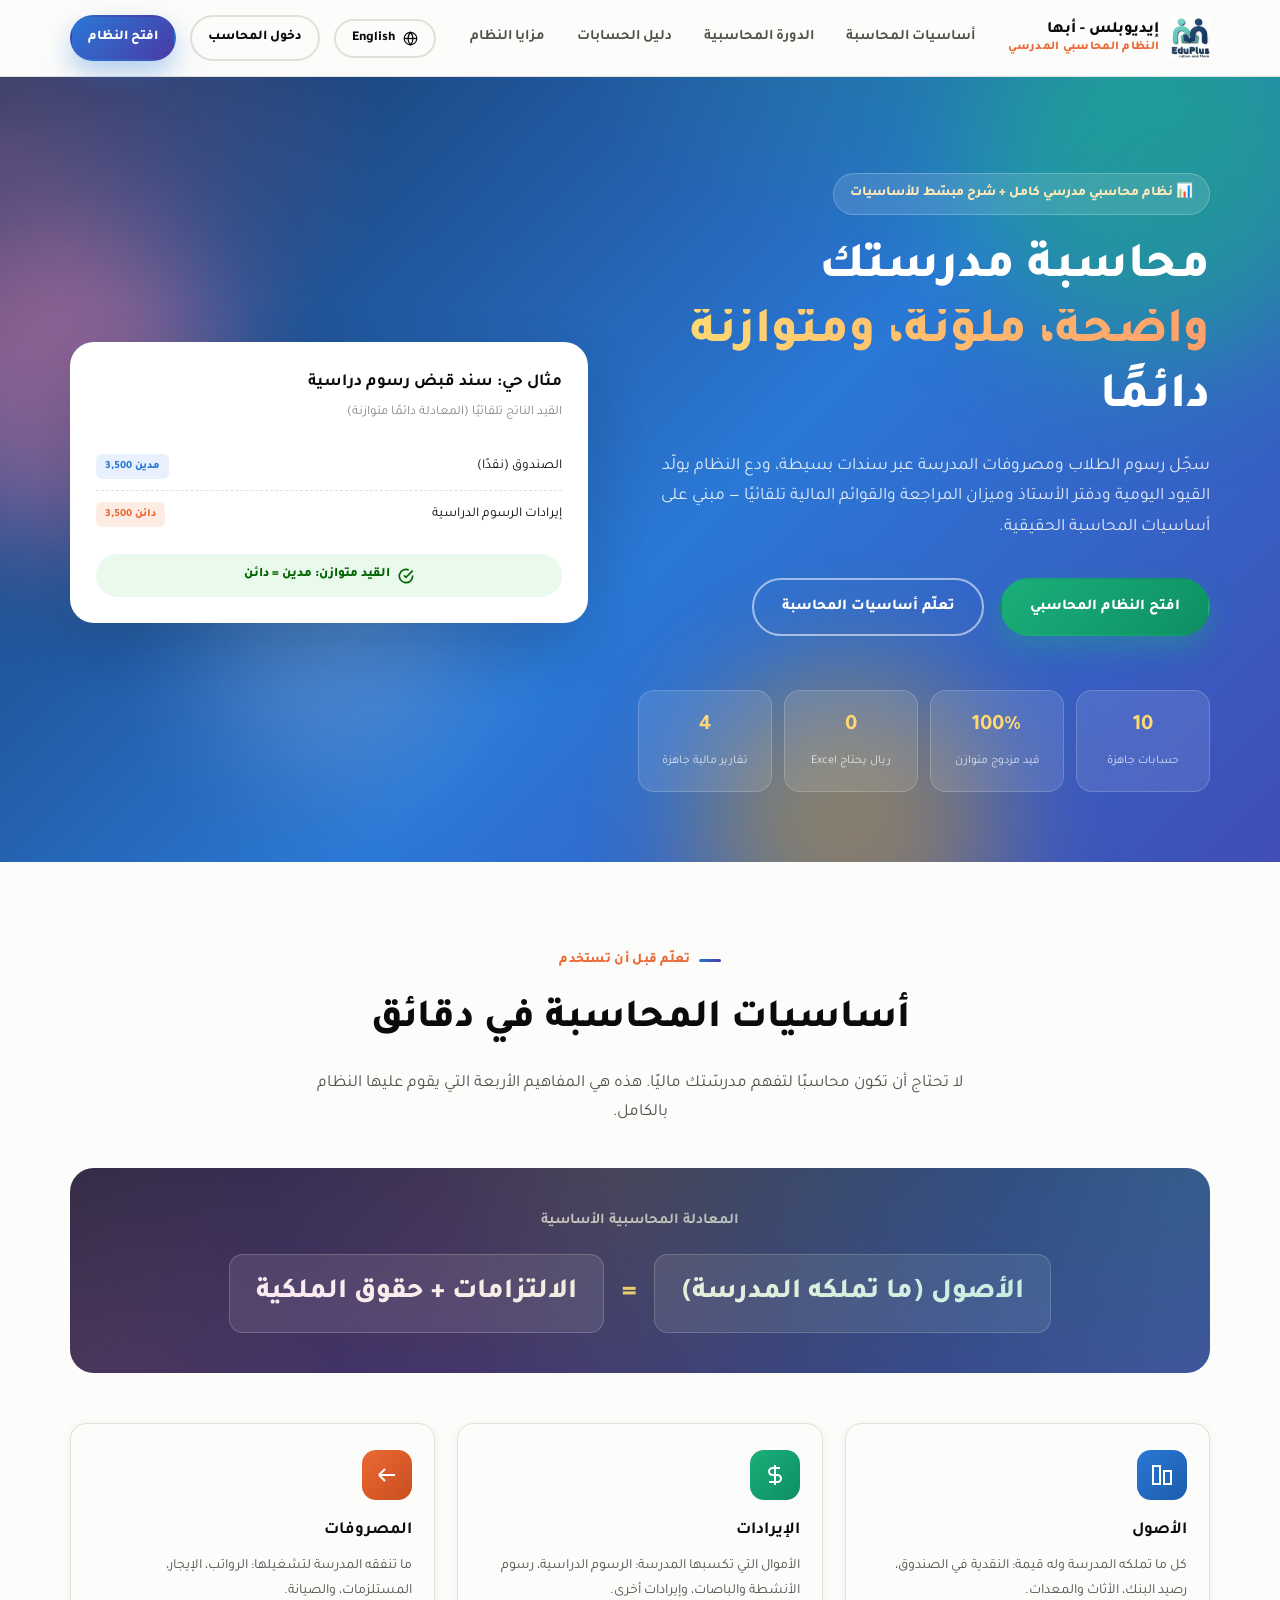
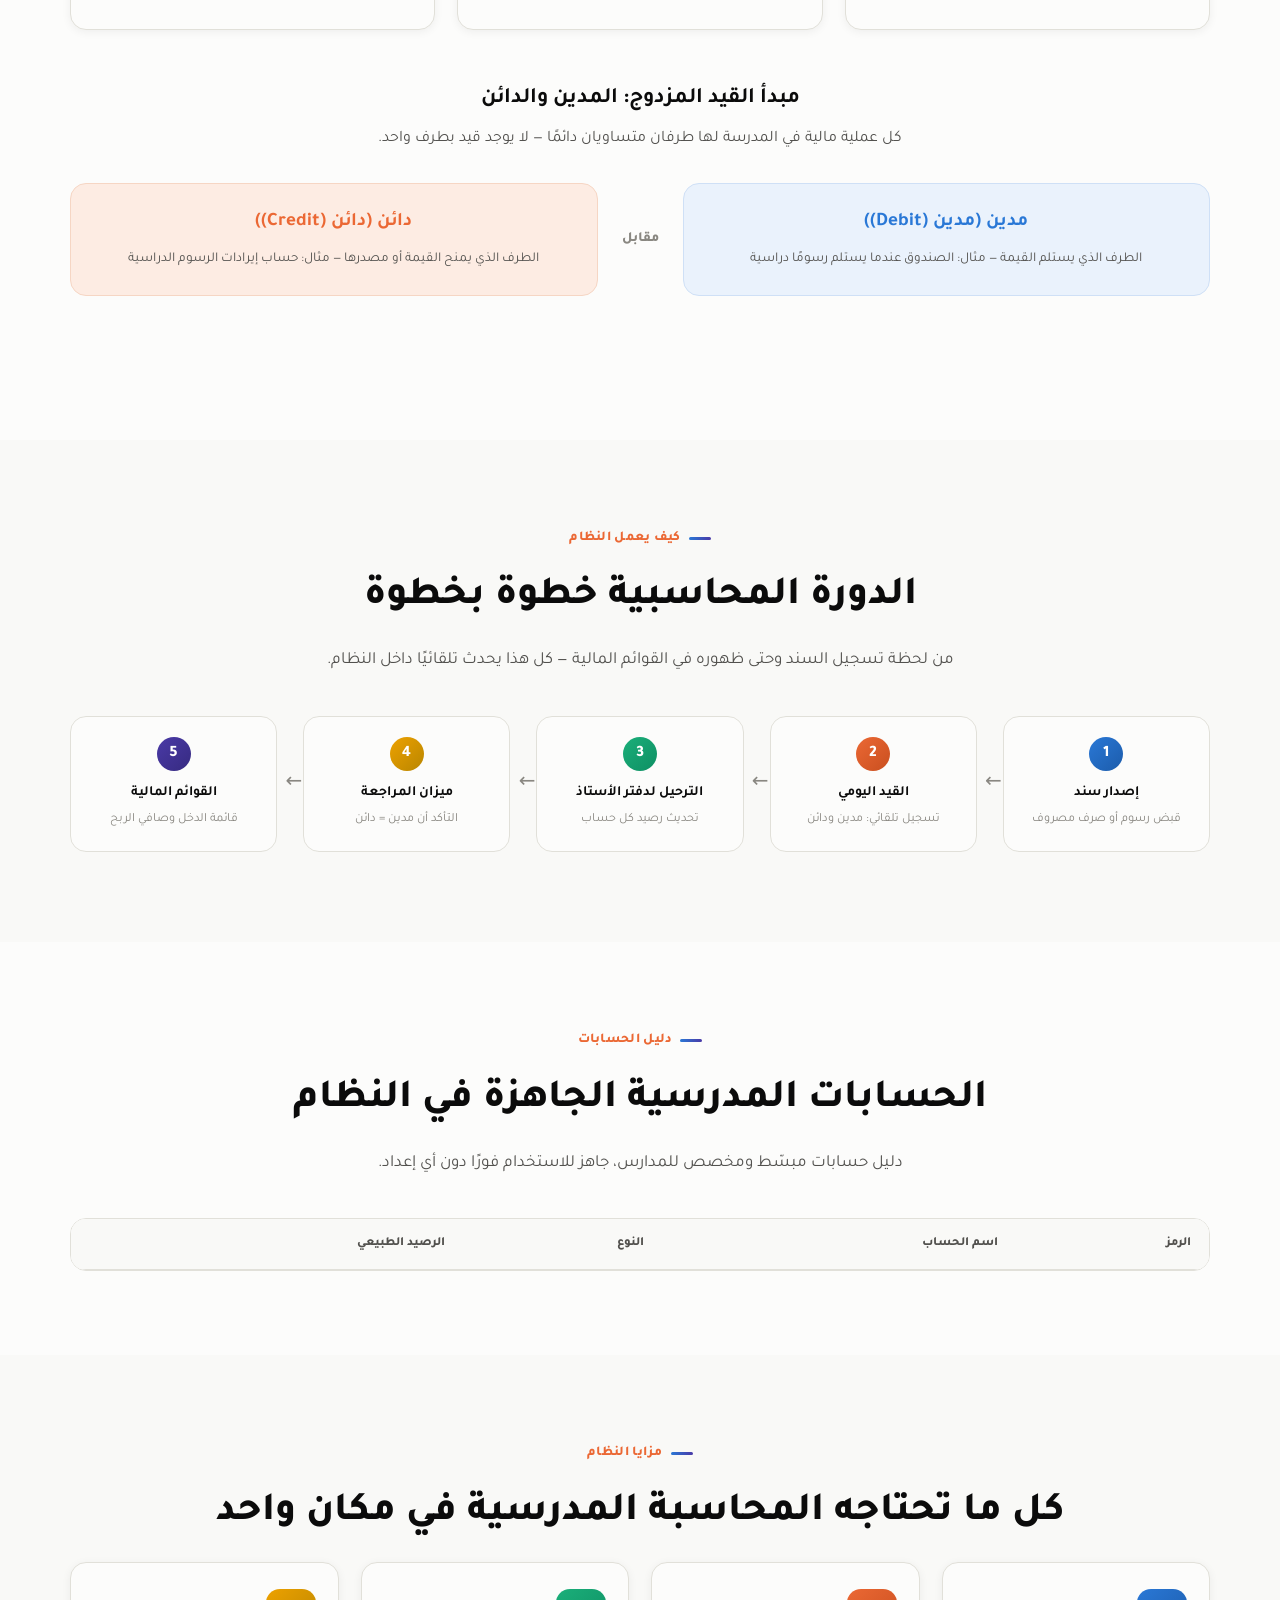
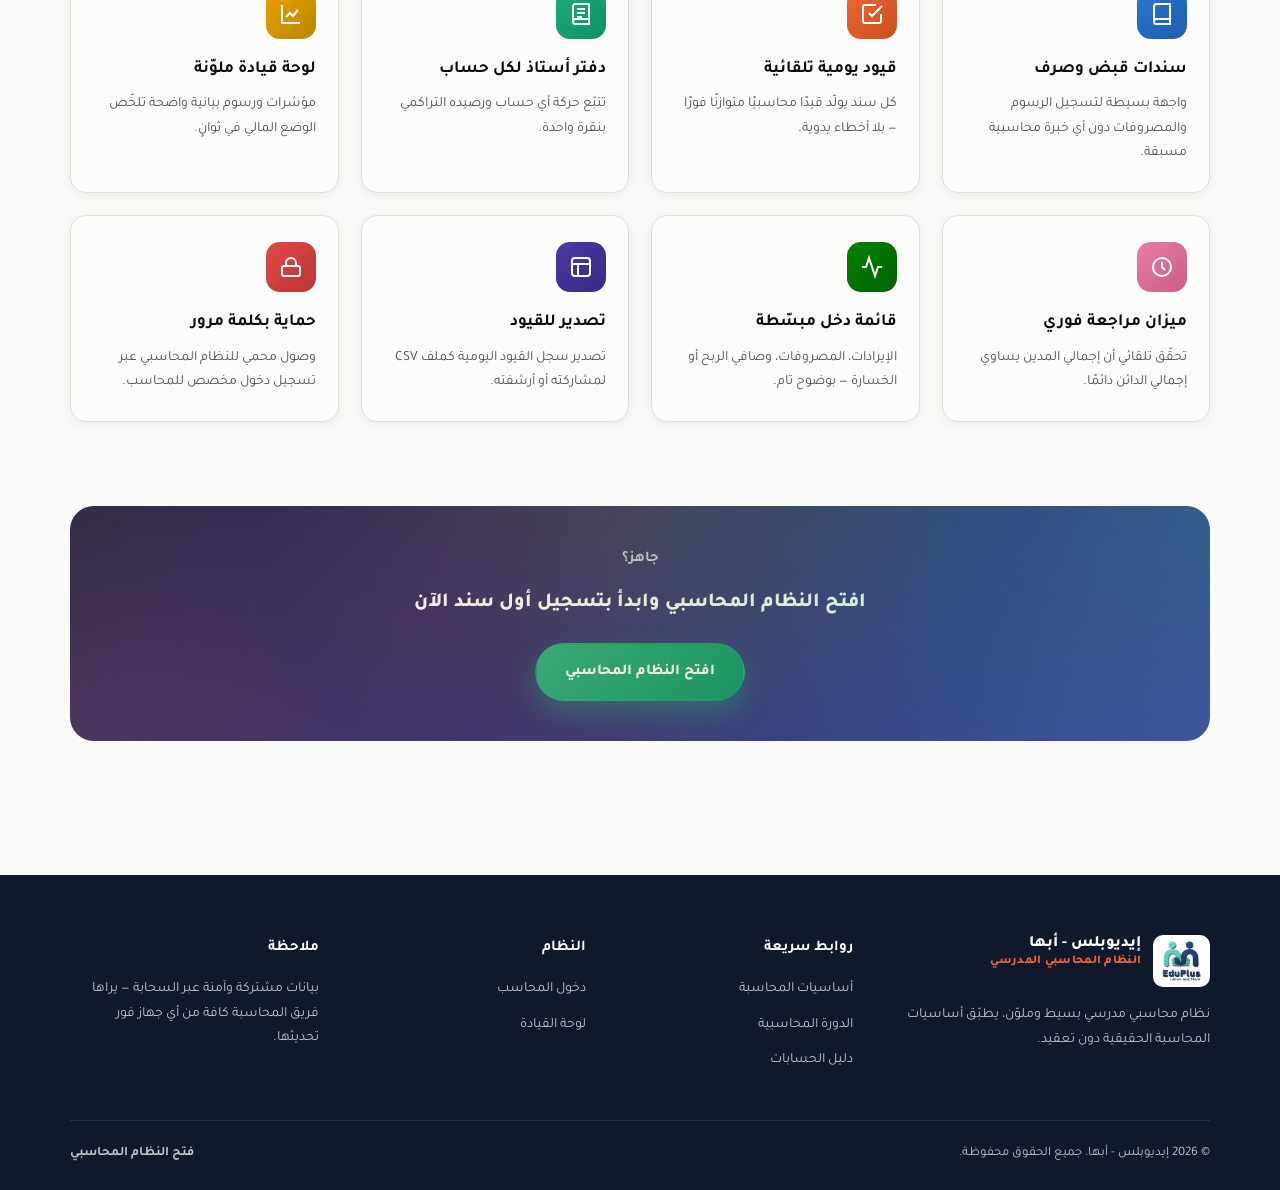
<file: index.html>
<!DOCTYPE html>
<html lang="ar" dir="rtl">
<head>
<meta charset="UTF-8" />
<meta name="viewport" content="width=device-width, initial-scale=1.0" />
<title>النظام المحاسبي المدرسي | إيديوبلس - أبها</title>
<meta name="description" content="نظام محاسبي مدرسي متكامل: سندات قبض وصرف، قيود يومية تلقائية، دفتر أستاذ، ميزان مراجعة، وقوائم مالية — مع شرح مبسّط لأساسيات المحاسبة." />
<link rel="icon" type="image/png" href="img/favicon.png" />
<link rel="preconnect" href="https://fonts.googleapis.com">
<link href="https://fonts.googleapis.com/css2?family=Tajawal:wght@400;500;700;800;900&display=swap" rel="stylesheet">
<link rel="stylesheet" href="css/styles.css" />
</head>
<body>
<a href="#main" class="skip-link">تخطي إلى المحتوى</a>

<!-- ===================== الهيدر ===================== -->
<header class="site-header">
  <div class="container header-row">
    <a href="#top" class="brand" aria-label="الصفحة الرئيسية">
      <img class="brand-logo" src="img/logo.jpg" alt="EduPlus — إيديوبلس أبها" />
      <span class="brand-text">
        <span class="brand-name">إيديوبلس - أبها</span>
        <span class="brand-sub">النظام المحاسبي المدرسي</span>
      </span>
    </a>

    <nav class="nav-desktop">
      <a href="#basics">أساسيات المحاسبة</a>
      <a href="#cycle">الدورة المحاسبية</a>
      <a href="#accounts">دليل الحسابات</a>
      <a href="#features">مزايا النظام</a>
    </nav>

    <div class="header-actions">
      <button type="button" class="btn btn-ghost btn-sm lang-switch-btn" data-lang-toggle aria-label="Switch language">
        <svg viewBox="0 0 24 24" width="15" height="15" fill="none" stroke="currentColor" stroke-width="2"><circle cx="12" cy="12" r="10"/><line x1="2" y1="12" x2="22" y2="12"/><path d="M12 2a15.3 15.3 0 0 1 4 10 15.3 15.3 0 0 1-4 10 15.3 15.3 0 0 1-4-10 15.3 15.3 0 0 1 4-10z"/></svg>
        <span data-lang-toggle-label>English</span>
      </button>
      <a href="app/" class="btn btn-ghost btn-sm">دخول المحاسب</a>
      <a href="app/" class="btn btn-primary btn-sm">افتح النظام</a>
      <button class="nav-toggle" id="navToggle" aria-label="القائمة">
        <svg viewBox="0 0 24 24" fill="none" stroke="currentColor" stroke-width="2"><line x1="3" y1="6" x2="21" y2="6"/><line x1="3" y1="12" x2="21" y2="12"/><line x1="3" y1="18" x2="21" y2="18"/></svg>
      </button>
    </div>
  </div>
  <div class="container">
    <nav class="nav-mobile" id="navMobile">
      <a href="#basics">أساسيات المحاسبة</a>
      <a href="#cycle">الدورة المحاسبية</a>
      <a href="#accounts">دليل الحسابات</a>
      <a href="#features">مزايا النظام</a>
      <a href="app/">دخول المحاسب / فتح النظام</a>
      <button type="button" class="btn btn-ghost btn-sm lang-switch-btn" data-lang-toggle style="margin-top:8px;justify-content:center;">
        <svg viewBox="0 0 24 24" width="15" height="15" fill="none" stroke="currentColor" stroke-width="2"><circle cx="12" cy="12" r="10"/><line x1="2" y1="12" x2="22" y2="12"/><path d="M12 2a15.3 15.3 0 0 1 4 10 15.3 15.3 0 0 1-4 10 15.3 15.3 0 0 1-4-10 15.3 15.3 0 0 1 4-10z"/></svg>
        <span data-lang-toggle-label>English</span>
      </button>
    </nav>
  </div>
</header>

<main id="main">

<!-- ===================== الهيرو ===================== -->
<section class="hero" id="top">
  <div class="bg-aurora" aria-hidden="true"><span></span><span></span><span></span><span></span></div>
  <div class="container hero-grid">
    <div>
      <span class="hero-badge">📊 نظام محاسبي مدرسي كامل + شرح مبسّط للأساسيات</span>
      <h1>محاسبة مدرستك<br/><span>واضحة، ملوّنة، ومتوازنة</span> دائمًا</h1>
      <p>سجّل رسوم الطلاب ومصروفات المدرسة عبر سندات بسيطة، ودع النظام يولّد القيود اليومية ودفتر الأستاذ وميزان المراجعة والقوائم المالية تلقائيًا — مبني على أساسيات المحاسبة الحقيقية.</p>
      <div class="hero-actions">
        <a href="app/" class="btn btn-accent">افتح النظام المحاسبي</a>
        <a href="#basics" class="btn btn-outline">تعلّم أساسيات المحاسبة</a>
      </div>

      <div class="hero-stats">
        <div class="hero-stat"><b>10</b><span>حسابات جاهزة</span></div>
        <div class="hero-stat"><b>100%</b><span>قيد مزدوج متوازن</span></div>
        <div class="hero-stat"><b>0</b><span>ريال يحتاج Excel</span></div>
        <div class="hero-stat"><b>4</b><span>تقارير مالية جاهزة</span></div>
      </div>
    </div>

    <div class="hero-card">
      <h3>مثال حي: سند قبض رسوم دراسية</h3>
      <p class="muted">القيد الناتج تلقائيًا (المعادلة دائمًا متوازنة)</p>
      <div class="entry-row"><span>الصندوق (نقدًا)</span><span class="entry-side debit">مدين 3,500</span></div>
      <div class="entry-row"><span>إيرادات الرسوم الدراسية</span><span class="entry-side credit">دائن 3,500</span></div>
      <div class="balanced-badge">
        <svg viewBox="0 0 24 24" fill="none" stroke="currentColor" stroke-width="2.5"><path d="M22 11.08V12a10 10 0 1 1-5.93-9.14"/><path d="M22 4L12 14.01l-3-3"/></svg>
        القيد متوازن: مدين = دائن
      </div>
    </div>
  </div>
</section>

<!-- ===================== أساسيات المحاسبة ===================== -->
<section class="section section--alt" id="basics">
  <div class="container">
    <div class="section-head center">
      <div class="eyebrow">تعلّم قبل أن تستخدم</div>
      <h2 class="section-title">أساسيات المحاسبة في دقائق</h2>
      <p class="section-desc center-desc">لا تحتاج أن تكون محاسبًا لتفهم مدرسّتك ماليًا. هذه هي المفاهيم الأربعة التي يقوم عليها النظام بالكامل.</p>
    </div>

    <!-- المعادلة المحاسبية -->
    <div class="equation-box reveal">
      <h3>المعادلة المحاسبية الأساسية</h3>
      <div class="equation-formula">
        <span class="equation-part">الأصول (ما تملكه المدرسة)</span>
        <span class="equation-op">=</span>
        <span class="equation-part">الالتزامات + حقوق الملكية</span>
      </div>
    </div>

    <div class="grid grid-3" style="margin-bottom:50px;">
      <div class="card reveal">
        <div class="card-icon tint-1"><svg viewBox="0 0 24 24" fill="none" stroke="currentColor" stroke-width="2"><rect x="3" y="3" width="7" height="18"/><rect x="14" y="8" width="7" height="13"/></svg></div>
        <h3>الأصول</h3>
        <p>كل ما تملكه المدرسة وله قيمة: النقدية في الصندوق، رصيد البنك، الأثاث والمعدات.</p>
      </div>
      <div class="card reveal">
        <div class="card-icon tint-3"><svg viewBox="0 0 24 24" fill="none" stroke="currentColor" stroke-width="2"><path d="M12 2v20M17 5H9.5a3.5 3.5 0 0 0 0 7h5a3.5 3.5 0 0 1 0 7H6"/></svg></div>
        <h3>الإيرادات</h3>
        <p>الأموال التي تكسبها المدرسة: الرسوم الدراسية، رسوم الأنشطة والباصات، وإيرادات أخرى.</p>
      </div>
      <div class="card reveal">
        <div class="card-icon tint-2"><svg viewBox="0 0 24 24" fill="none" stroke="currentColor" stroke-width="2"><path d="M20 12H4M4 12l6-6M4 12l6 6"/></svg></div>
        <h3>المصروفات</h3>
        <p>ما تنفقه المدرسة لتشغيلها: الرواتب، الإيجار، المستلزمات، والصيانة.</p>
      </div>
    </div>

    <!-- المدين والدائن -->
    <div class="reveal" style="text-align:center;margin-bottom:16px;">
      <h3 style="font-size:22px;color:var(--ink);margin:0 0 6px;">مبدأ القيد المزدوج: المدين والدائن</h3>
      <p style="color:var(--ink-secondary);max-width:640px;margin:0 auto;">كل عملية مالية في المدرسة لها طرفان متساويان دائمًا — لا يوجد قيد بطرف واحد.</p>
    </div>
    <div class="debit-credit-demo reveal" style="margin-bottom:60px;">
      <div class="dc-col debit">
        <b>مدين (Debit)</b>
        <span>الطرف الذي يستلم القيمة — مثال: الصندوق عندما يستلم رسومًا دراسية</span>
      </div>
      <div class="dc-vs">مقابل</div>
      <div class="dc-col credit">
        <b>دائن (Credit)</b>
        <span>الطرف الذي يمنح القيمة أو مصدرها — مثال: حساب إيرادات الرسوم الدراسية</span>
      </div>
    </div>
  </div>
</section>

<!-- ===================== الدورة المحاسبية ===================== -->
<section class="section" id="cycle">
  <div class="container">
    <div class="section-head center">
      <div class="eyebrow">كيف يعمل النظام</div>
      <h2 class="section-title">الدورة المحاسبية خطوة بخطوة</h2>
      <p class="section-desc center-desc">من لحظة تسجيل السند وحتى ظهوره في القوائم المالية — كل هذا يحدث تلقائيًا داخل النظام.</p>
    </div>
    <div class="cycle-row reveal">
      <div class="cycle-step">
        <div class="cycle-num tint-1">1</div>
        <h4>إصدار سند</h4>
        <p>قبض رسوم أو صرف مصروف</p>
      </div>
      <div class="cycle-step">
        <div class="cycle-num tint-2">2</div>
        <h4>القيد اليومي</h4>
        <p>تسجيل تلقائي: مدين ودائن</p>
      </div>
      <div class="cycle-step">
        <div class="cycle-num tint-3">3</div>
        <h4>الترحيل لدفتر الأستاذ</h4>
        <p>تحديث رصيد كل حساب</p>
      </div>
      <div class="cycle-step">
        <div class="cycle-num tint-4">4</div>
        <h4>ميزان المراجعة</h4>
        <p>التأكد أن مدين = دائن</p>
      </div>
      <div class="cycle-step">
        <div class="cycle-num tint-7">5</div>
        <h4>القوائم المالية</h4>
        <p>قائمة الدخل وصافي الربح</p>
      </div>
    </div>
  </div>
</section>

<!-- ===================== دليل الحسابات ===================== -->
<section class="section section--alt" id="accounts">
  <div class="container">
    <div class="section-head center">
      <div class="eyebrow">دليل الحسابات</div>
      <h2 class="section-title">الحسابات المدرسية الجاهزة في النظام</h2>
      <p class="section-desc center-desc">دليل حسابات مبسّط ومخصص للمدارس، جاهز للاستخدام فورًا دون أي إعداد.</p>
    </div>
    <div class="coa-table-wrap reveal">
      <table class="coa-table" id="coaTable">
        <thead>
          <tr><th>الرمز</th><th>اسم الحساب</th><th>النوع</th><th>الرصيد الطبيعي</th></tr>
        </thead>
        <tbody></tbody>
      </table>
    </div>
  </div>
</section>

<!-- ===================== مزايا النظام ===================== -->
<section class="section" id="features">
  <div class="container">
    <div class="section-head center">
      <div class="eyebrow">مزايا النظام</div>
      <h2 class="section-title">كل ما تحتاجه المحاسبة المدرسية في مكان واحد</h2>
    </div>
    <div class="grid grid-4">
      <div class="card reveal">
        <div class="card-icon tint-1"><svg viewBox="0 0 24 24" fill="none" stroke="currentColor" stroke-width="2"><path d="M4 19.5A2.5 2.5 0 0 1 6.5 17H20"/><path d="M6.5 2H20v20H6.5A2.5 2.5 0 0 1 4 19.5v-15A2.5 2.5 0 0 1 6.5 2z"/></svg></div>
        <h3>سندات قبض وصرف</h3>
        <p>واجهة بسيطة لتسجيل الرسوم والمصروفات دون أي خبرة محاسبية مسبقة.</p>
      </div>
      <div class="card reveal">
        <div class="card-icon tint-2"><svg viewBox="0 0 24 24" fill="none" stroke="currentColor" stroke-width="2"><path d="M9 11l3 3L22 4"/><path d="M21 12v7a2 2 0 0 1-2 2H5a2 2 0 0 1-2-2V5a2 2 0 0 1 2-2h11"/></svg></div>
        <h3>قيود يومية تلقائية</h3>
        <p>كل سند يولّد قيدًا محاسبيًا متوازنًا فورًا — بلا أخطاء يدوية.</p>
      </div>
      <div class="card reveal">
        <div class="card-icon tint-3"><svg viewBox="0 0 24 24" fill="none" stroke="currentColor" stroke-width="2"><path d="M4 19.5A2.5 2.5 0 0 1 6.5 17H20"/><path d="M6.5 2H20v20H6.5A2.5 2.5 0 0 1 4 19.5v-15A2.5 2.5 0 0 1 6.5 2z"/><path d="M8 7h8M8 11h8M8 15h5"/></svg></div>
        <h3>دفتر أستاذ لكل حساب</h3>
        <p>تتبّع حركة أي حساب ورصيده التراكمي بنقرة واحدة.</p>
      </div>
      <div class="card reveal">
        <div class="card-icon tint-4"><svg viewBox="0 0 24 24" fill="none" stroke="currentColor" stroke-width="2"><path d="M3 3v18h18"/><path d="M7 15l4-4 3 3 5-6"/></svg></div>
        <h3>لوحة قيادة ملوّنة</h3>
        <p>مؤشرات ورسوم بيانية واضحة تلخّص الوضع المالي في ثوانٍ.</p>
      </div>
      <div class="card reveal">
        <div class="card-icon tint-5"><svg viewBox="0 0 24 24" fill="none" stroke="currentColor" stroke-width="2"><circle cx="12" cy="12" r="9"/><path d="M12 7v5l3 3"/></svg></div>
        <h3>ميزان مراجعة فوري</h3>
        <p>تحقّق تلقائي أن إجمالي المدين يساوي إجمالي الدائن دائمًا.</p>
      </div>
      <div class="card reveal">
        <div class="card-icon tint-6"><svg viewBox="0 0 24 24" fill="none" stroke="currentColor" stroke-width="2"><path d="M22 12h-4l-3 9L9 3l-3 9H2"/></svg></div>
        <h3>قائمة دخل مبسّطة</h3>
        <p>الإيرادات، المصروفات، وصافي الربح أو الخسارة — بوضوح تام.</p>
      </div>
      <div class="card reveal">
        <div class="card-icon tint-7"><svg viewBox="0 0 24 24" fill="none" stroke="currentColor" stroke-width="2"><rect x="3" y="3" width="18" height="18" rx="3"/><path d="M3 9h18M9 21V9"/></svg></div>
        <h3>تصدير للقيود</h3>
        <p>تصدير سجل القيود اليومية كملف CSV لمشاركته أو أرشفته.</p>
      </div>
      <div class="card reveal">
        <div class="card-icon tint-8"><svg viewBox="0 0 24 24" fill="none" stroke="currentColor" stroke-width="2"><rect x="3" y="11" width="18" height="10" rx="2"/><path d="M7 11V8a5 5 0 0 1 10 0v3"/></svg></div>
        <h3>حماية بكلمة مرور</h3>
        <p>وصول محمي للنظام المحاسبي عبر تسجيل دخول مخصص للمحاسب.</p>
      </div>
    </div>
  </div>
</section>

<!-- ===================== دعوة ختامية ===================== -->
<section class="section" style="padding-top:0;">
  <div class="container">
    <div class="equation-box reveal" style="text-align:center;">
      <h3 style="margin-bottom:14px;">جاهز؟</h3>
      <p style="color:#fff;font-size:20px;font-weight:800;margin:0 0 22px;">افتح النظام المحاسبي وابدأ بتسجيل أول سند الآن</p>
      <a href="app/" class="btn btn-accent">افتح النظام المحاسبي</a>
    </div>
  </div>
</section>

</main>

<!-- ===================== الفوتر ===================== -->
<footer class="site-footer">
  <div class="container">
    <div class="footer-grid">
      <div class="footer-col">
        <div class="footer-brand">
          <span class="brand-logo-chip"><img class="brand-logo" src="img/logo.jpg" alt="EduPlus" /></span>
          <span class="brand-text"><span class="brand-name" style="color:#fff">إيديوبلس - أبها</span><span class="brand-sub">النظام المحاسبي المدرسي</span></span>
        </div>
        <p style="font-size:14px;max-width:320px;">نظام محاسبي مدرسي بسيط وملوّن، يطبّق أساسيات المحاسبة الحقيقية دون تعقيد.</p>
      </div>
      <div class="footer-col">
        <h5>روابط سريعة</h5>
        <ul>
          <li><a href="#basics">أساسيات المحاسبة</a></li>
          <li><a href="#cycle">الدورة المحاسبية</a></li>
          <li><a href="#accounts">دليل الحسابات</a></li>
        </ul>
      </div>
      <div class="footer-col">
        <h5>النظام</h5>
        <ul>
          <li><a href="app/">دخول المحاسب</a></li>
          <li><a href="app/">لوحة القيادة</a></li>
        </ul>
      </div>
      <div class="footer-col">
        <h5>ملاحظة</h5>
        <ul>
          <li>بيانات مشتركة وآمنة عبر السحابة — يراها فريق المحاسبة كافة من أي جهاز فور تحديثها.</li>
        </ul>
      </div>
    </div>
    <div class="footer-bottom">
      <span>© <span id="year"></span> إيديوبلس - أبها. جميع الحقوق محفوظة.</span>
      <a href="app/">فتح النظام المحاسبي</a>
    </div>
  </div>
</footer>

<script src="js/i18n.js"></script>
<script src="js/store.js"></script>
<script src="js/main.js"></script>
</body>
</html>
</file>
<file: css/styles.css>
/* ===================== نظام الألوان (مبني على لوحة dataviz الفئوية المعتمدة) ===================== */
:root {
  /* أسطح ومحايدات (من references/palette.md) */
  --surface-1: #fcfcfb;
  --page: #f9f9f7;
  --ink: #0b0b0b;
  --ink-secondary: #52514e;
  --text-muted: #898781;
  --gridline: #e1e0d9;
  --text-baseline: #c3c2b7;
  --border-hair: rgba(11, 11, 11, 0.10);

  /* اللوحة الفئوية الثابتة الترتيب (8 ألوان) */
  --series-1: #2a78d6; /* أزرق */
  --series-2: #eb6834; /* برتقالي */
  --series-3: #1baf7a; /* فيروزي */
  --series-4: #eda100; /* أصفر */
  --series-5: #e87ba4; /* ماجنتا */
  --series-6: #008300; /* أخضر */
  --series-7: #4a3aa7; /* بنفسجي */
  --series-8: #e34948; /* أحمر */

  /* حالة (ثابتة، لا تُستخدم كألوان فئوية) */
  --status-good: #0ca30c;
  --status-warning: #fab219;
  --status-serious: #ec835a;
  --status-critical: #d03b3b;
  --status-good-text: #006300;

  --radius-sm: 10px;
  --radius-md: 16px;
  --radius-lg: 24px;
  --shadow-sm: 0 2px 10px rgba(20, 20, 20, 0.06);
  --shadow-md: 0 12px 32px rgba(20, 20, 20, 0.10);
  --shadow-lg: 0 24px 60px rgba(20, 20, 20, 0.16);
  --container: 1180px;

  /* تدرّج الهوية اللونية — يُستخدم في الشرائط واللمسات الملوّنة عبر الموقع بالكامل */
  --brand-gradient: linear-gradient(90deg, var(--series-1), var(--series-7) 45%, var(--series-3) 75%, var(--series-4));
}

* { box-sizing: border-box; }
html { scroll-behavior: smooth; }

body {
  margin: 0;
  font-family: 'Tajawal', system-ui, -apple-system, 'Segoe UI', sans-serif;
  background: var(--page);
  color: var(--ink);
  line-height: 1.75;
  direction: rtl;
}

img, svg { max-width: 100%; display: block; }
a { color: inherit; text-decoration: none; }
ul { margin: 0; padding: 0; list-style: none; }
button { font-family: inherit; cursor: pointer; }

.container { width: 100%; max-width: var(--container); margin: 0 auto; padding: 0 20px; }
.section { padding: 84px 0; }
.section--alt { background: var(--surface-1); }
.section-head { margin-bottom: 8px; }
.section-head.center { text-align: center; margin-inline: auto; }

.eyebrow {
  display: inline-flex; align-items: center; gap: 8px;
  color: var(--series-2); font-weight: 800; font-size: 13.5px; letter-spacing: .3px;
  margin-bottom: 12px; text-transform: uppercase;
}
.eyebrow::before { content: ""; width: 22px; height: 3px; border-radius: 2px; background: linear-gradient(90deg, var(--series-1), var(--series-7)); display: inline-block; }

.section-title { font-size: clamp(26px, 3.4vw, 40px); font-weight: 800; color: var(--ink); margin: 0 0 14px; }
.section-desc { color: var(--ink-secondary); font-size: 17px; max-width: 680px; margin: 0 0 40px; }
.section-desc.center-desc { margin-inline: auto; }

/* ===================== الأزرار ===================== */
.btn {
  display: inline-flex; align-items: center; justify-content: center; gap: 8px;
  padding: 14px 28px; border-radius: 999px; font-weight: 800; font-size: 15px;
  border: 2px solid transparent; transition: transform .15s ease, box-shadow .15s ease, background .15s ease, color .15s ease;
  white-space: nowrap;
}
.btn:active { transform: translateY(1px); }
.btn-primary {
  background: linear-gradient(135deg, var(--series-1), var(--series-7));
  color: #fff;
  box-shadow: 0 12px 26px rgba(42, 120, 214, .35);
}
.btn-primary:hover { box-shadow: 0 16px 34px rgba(42, 120, 214, .45); transform: translateY(-1px); }
.btn-accent {
  background: linear-gradient(135deg, var(--series-3), #0e8f63);
  color: #fff;
  box-shadow: 0 12px 26px rgba(27, 175, 122, .35);
}
.btn-accent:hover { box-shadow: 0 16px 34px rgba(27, 175, 122, .45); transform: translateY(-1px); }
.btn-outline { background: transparent; border-color: rgba(255,255,255,.55); color: #fff; }
.btn-outline:hover { background: rgba(255,255,255,.14); }
.btn-ghost { background: var(--surface-1); border-color: var(--gridline); color: var(--ink); }
.btn-ghost:hover { background: var(--page); }
.btn-block { width: 100%; }
.btn-sm { padding: 9px 16px; font-size: 13.5px; }
.btn[disabled] { opacity: .6; cursor: not-allowed; }

/* ===================== الهيدر ===================== */
.site-header {
  position: sticky; top: 0; z-index: 100;
  background: rgba(252, 252, 251, .88);
  backdrop-filter: saturate(180%) blur(10px);
  border-bottom: 1px solid var(--gridline);
}
.header-row { display: flex; align-items: center; justify-content: space-between; height: 76px; }
.brand { display: flex; align-items: center; gap: 12px; }
.brand-logo { height: 42px; width: auto; flex-shrink: 0; display: block; }
.brand-logo-chip { display: inline-flex; align-items: center; background: #fff; border-radius: 10px; padding: 5px 9px; }
.brand-text { display: flex; flex-direction: column; line-height: 1.2; }
.brand-name { font-weight: 800; font-size: 16px; color: var(--ink); }
.brand-sub { font-size: 12px; color: var(--series-2); font-weight: 800; letter-spacing: .3px; }

.nav-desktop { display: flex; align-items: center; gap: 28px; }
.nav-desktop a { font-weight: 700; font-size: 14.5px; color: var(--ink-secondary); position: relative; padding: 6px 2px; }
.nav-desktop a::after { content: ""; position: absolute; right: 0; bottom: -2px; height: 3px; width: 0; border-radius: 2px; background: linear-gradient(90deg, var(--series-1), var(--series-3)); transition: width .2s ease; }
.nav-desktop a:hover::after { width: 100%; }
.nav-desktop a:hover { color: var(--ink); }

.header-actions { display: flex; align-items: center; gap: 14px; }
.nav-toggle { display: none; background: none; border: none; width: 40px; height: 40px; align-items: center; justify-content: center; }
.nav-toggle svg { width: 26px; height: 26px; color: var(--ink); }
.nav-mobile { display: none; flex-direction: column; gap: 4px; padding: 10px 0 18px; }
.nav-mobile a { padding: 12px 6px; border-bottom: 1px solid var(--gridline); font-weight: 700; color: var(--ink); }
.nav-mobile.open { display: flex; }

@media (max-width: 940px) {
  .nav-desktop, .header-actions .btn-ghost { display: none; }
  .nav-toggle { display: flex; }
}

/* ===================== خلفية حيّة متحركة (Aurora) — فقاعات ضوئية ملوّنة متحركة تُستخدم فوق الخلفيات الداكنة ===================== */
.bg-aurora { position: absolute; inset: 0; overflow: hidden; z-index: 0; pointer-events: none; }
.bg-aurora span { position: absolute; border-radius: 50%; filter: blur(60px); will-change: transform; animation: auroraFloat 24s ease-in-out infinite; }
.bg-aurora span:nth-child(1) { width: 380px; height: 380px; top: -12%; inset-inline-start: -6%; background: var(--series-3); opacity: .55; animation-duration: 24s; }
.bg-aurora span:nth-child(2) { width: 320px; height: 320px; top: 18%; inset-inline-end: -8%; background: var(--series-5); opacity: .5; animation-duration: 29s; animation-delay: -6s; }
.bg-aurora span:nth-child(3) { width: 300px; height: 300px; bottom: -14%; inset-inline-start: 22%; background: var(--series-4); opacity: .45; animation-duration: 21s; animation-delay: -3s; }
.bg-aurora span:nth-child(4) { width: 260px; height: 260px; bottom: 10%; inset-inline-end: 16%; background: #ffffff; opacity: .16; animation-duration: 27s; animation-delay: -11s; }
@keyframes auroraFloat {
  0%, 100% { transform: translate(0, 0) scale(1); }
  25% { transform: translate(4%, -6%) scale(1.08); }
  50% { transform: translate(-4%, 4%) scale(.94); }
  75% { transform: translate(-6%, -3%) scale(1.05); }
}
@media (prefers-reduced-motion: reduce) {
  .bg-aurora span { animation: none; }
}

/* ===================== الهيرو ===================== */
.hero {
  position: relative; overflow: hidden; color: #fff;
  background:
    radial-gradient(900px 480px at 85% -10%, rgba(27,175,122,.35), transparent 60%),
    radial-gradient(700px 500px at 0% 10%, rgba(232,123,164,.28), transparent 55%),
    linear-gradient(135deg, #17335e 0%, var(--series-1) 55%, var(--series-7) 120%);
  padding: 96px 0 70px;
}
.hero-grid { position: relative; z-index: 1; display: grid; grid-template-columns: 1.05fr .95fr; gap: 50px; align-items: center; }
.hero-badge {
  display: inline-flex; align-items: center; gap: 8px;
  background: rgba(255,255,255,.12); border: 1px solid rgba(255,255,255,.22);
  color: #ffe9b8; font-weight: 800; font-size: 13.5px; padding: 8px 16px; border-radius: 999px; margin-bottom: 22px;
}
.hero h1 { font-size: clamp(32px, 4.4vw, 50px); font-weight: 800; line-height: 1.3; margin: 0 0 20px; }
.hero h1 span { background: linear-gradient(90deg, #ffd873, #ff9f6b); -webkit-background-clip: text; background-clip: text; color: transparent; }
.hero p { font-size: 17.5px; color: rgba(255,255,255,.86); max-width: 560px; margin: 0 0 34px; }
.hero-actions { display: flex; gap: 16px; flex-wrap: wrap; }

.hero-stats { display: grid; grid-template-columns: repeat(4, 1fr); gap: 12px; margin-top: 54px; position: relative; z-index: 1; }
.hero-stat { background: rgba(255,255,255,.1); border: 1px solid rgba(255,255,255,.18); border-radius: var(--radius-md); padding: 16px 12px; text-align: center; }
.hero-stat b { display: block; font-size: 22px; color: #ffd873; margin-bottom: 2px; }
.hero-stat span { font-size: 12px; color: rgba(255,255,255,.78); }

.hero-card {
  position: relative; z-index: 1; background: #fff; color: var(--ink);
  border-radius: var(--radius-lg); padding: 26px; box-shadow: var(--shadow-lg);
}
.hero-card h3 { margin: 0 0 4px; font-size: 17px; }
.hero-card p.muted { color: var(--text-muted); font-size: 13px; margin: 0 0 18px; }
.entry-row { display: flex; align-items: center; justify-content: space-between; padding: 11px 0; border-top: 1px dashed var(--gridline); font-size: 13.5px; }
.entry-row:first-of-type { border-top: none; }
.entry-side { font-size: 11px; font-weight: 800; padding: 3px 9px; border-radius: 6px; }
.entry-side.debit { background: #e7f0fc; color: var(--series-1); }
.entry-side.credit { background: #fdece3; color: var(--series-2); }
.balanced-badge {
  margin-top: 16px; display: flex; align-items: center; justify-content: center; gap: 8px;
  background: #e9f9ec; color: var(--status-good-text); font-weight: 800; font-size: 13px;
  padding: 10px; border-radius: 999px;
}
.balanced-badge svg { width: 16px; height: 16px; }

@media (max-width: 940px) { .hero-grid { grid-template-columns: 1fr; } .hero-stats { grid-template-columns: repeat(4, 1fr); } }
@media (max-width: 560px) { .hero-stats { grid-template-columns: 1fr 1fr; } }

/* ===================== شبكات وبطاقات ===================== */
.grid { display: grid; gap: 22px; }
.grid-3 { grid-template-columns: repeat(3, 1fr); }
.grid-4 { grid-template-columns: repeat(4, 1fr); }
.grid-2 { grid-template-columns: repeat(2, 1fr); }
@media (max-width: 980px) { .grid-4 { grid-template-columns: repeat(2, 1fr); } .grid-3 { grid-template-columns: repeat(2, 1fr); } }
@media (max-width: 640px) { .grid-4, .grid-3, .grid-2 { grid-template-columns: 1fr; } }

.card {
  background: var(--surface-1); border: 1px solid var(--gridline); border-radius: var(--radius-md);
  padding: 26px 22px; box-shadow: var(--shadow-sm); transition: transform .18s ease, box-shadow .18s ease;
}
.card:hover { transform: translateY(-4px); box-shadow: var(--shadow-md); }
.card-icon {
  width: 50px; height: 50px; display: flex; align-items: center; justify-content: center;
  border-radius: 14px; color: #fff; margin-bottom: 16px;
}
.card-icon svg { width: 24px; height: 24px; }
.card h3 { margin: 0 0 8px; font-size: 17px; color: var(--ink); }
.card p { margin: 0; color: var(--ink-secondary); font-size: 14px; }
.card .step-no {
  display: inline-flex; align-items: center; justify-content: center;
  width: 26px; height: 26px; border-radius: 50%; font-size: 12.5px; font-weight: 800; color: #fff;
  margin-bottom: 12px;
}

/* تلوين متتابع للأيقونات وفق اللوحة الفئوية الثابتة (تنويع بصري في عناصر غير مقارنة بيانياً) */
.tint-1 { background: linear-gradient(135deg, var(--series-1), #1c5cab); }
.tint-2 { background: linear-gradient(135deg, var(--series-2), #c94f1f); }
.tint-3 { background: linear-gradient(135deg, var(--series-3), #0e8f63); }
.tint-4 { background: linear-gradient(135deg, var(--series-4), #b98600); }
.tint-5 { background: linear-gradient(135deg, var(--series-5), #c85f88); }
.tint-6 { background: linear-gradient(135deg, var(--series-6), #006200); }
.tint-7 { background: linear-gradient(135deg, var(--series-7), #362a80); }
.tint-8 { background: linear-gradient(135deg, var(--series-8), #b83433); }

/* ===================== قسم أساسيات المحاسبة ===================== */
.equation-box {
  background: linear-gradient(135deg, #101c33, var(--series-7));
  border-radius: var(--radius-lg); padding: 40px; color: #fff; text-align: center; margin-bottom: 50px;
  position: relative; overflow: hidden;
}
.equation-box::after {
  content: ""; position: absolute; inset: -20%;
  background:
    radial-gradient(circle at 85% 20%, rgba(27,175,122,.32), transparent 55%),
    radial-gradient(circle at 15% 85%, rgba(232,123,164,.24), transparent 50%),
    radial-gradient(circle at 50% 0%, rgba(237,161,0,.16), transparent 45%);
  animation: auroraFloat 26s ease-in-out infinite;
}
@media (prefers-reduced-motion: reduce) { .equation-box::after { animation: none; } }
.equation-box h3 { position: relative; margin: 0 0 20px; font-size: 15px; font-weight: 700; color: rgba(255,255,255,.75); }
.equation-formula { position: relative; display: flex; align-items: center; justify-content: center; gap: 18px; flex-wrap: wrap; font-size: clamp(18px, 3vw, 28px); font-weight: 800; }
.equation-part { background: rgba(255,255,255,.1); border: 1px solid rgba(255,255,255,.2); padding: 14px 26px; border-radius: 14px; }
.equation-op { color: #ffd873; }

.debit-credit-demo { display: grid; grid-template-columns: 1fr auto 1fr; gap: 24px; align-items: center; margin-top: 30px; }
.dc-col { border-radius: var(--radius-md); padding: 22px; text-align: center; }
.dc-col.debit { background: #eaf2fc; border: 1px solid #cfe0f6; }
.dc-col.credit { background: #fdece3; border: 1px solid #f6d6c4; }
.dc-col b { display: block; font-size: 19px; margin-bottom: 6px; }
.dc-col.debit b { color: var(--series-1); }
.dc-col.credit b { color: var(--series-2); }
.dc-col span { font-size: 13.5px; color: var(--ink-secondary); }
.dc-vs { font-weight: 800; color: var(--text-muted); font-size: 14px; }
@media (max-width: 640px) { .debit-credit-demo { grid-template-columns: 1fr; } .dc-vs { display: none; } }

.cycle-row { display: flex; align-items: stretch; gap: 0; overflow-x: auto; padding-bottom: 6px; }
.cycle-step {
  flex: 1; min-width: 150px; background: var(--surface-1); border: 1px solid var(--gridline);
  border-radius: var(--radius-md); padding: 20px 16px; text-align: center; position: relative; margin-inline-end: 26px;
}
.cycle-step:last-child { margin-inline-end: 0; }
.cycle-step::after {
  content: "←"; position: absolute; top: 50%; inset-inline-start: -26px; transform: translateY(-50%);
  color: var(--text-muted); font-size: 20px;
}
.cycle-step:first-child::after { display: none; }
.cycle-num {
  width: 34px; height: 34px; border-radius: 50%; color: #fff; font-weight: 800;
  display: flex; align-items: center; justify-content: center; margin: 0 auto 10px;
}
.cycle-step h4 { margin: 0 0 4px; font-size: 14px; color: var(--ink); }
.cycle-step p { margin: 0; font-size: 12.5px; color: var(--text-muted); }

/* ===================== جدول دليل الحسابات (العرض العام) ===================== */
.coa-table-wrap { border-radius: var(--radius-md); overflow: hidden; border: 1px solid var(--gridline); }
table.coa-table { width: 100%; border-collapse: collapse; background: var(--surface-1); font-size: 14px; }
table.coa-table th { text-align: right; padding: 14px 18px; background: var(--page); font-weight: 800; font-size: 12.5px; color: var(--ink-secondary); border-bottom: 1px solid var(--gridline); }
table.coa-table td { padding: 13px 18px; border-bottom: 1px solid var(--gridline); }
table.coa-table tr:last-child td { border-bottom: none; }
.coa-dot { width: 10px; height: 10px; border-radius: 50%; display: inline-block; margin-inline-end: 8px; }
.type-chip { font-size: 11.5px; font-weight: 800; padding: 4px 10px; border-radius: 999px; }
.type-chip.asset { background: #eaf2fc; color: var(--series-1); }
.type-chip.revenue { background: #e6f7f0; color: #0e8f63; }
.type-chip.expense { background: #fdece3; color: var(--series-2); }

/* ===================== الفوتر ===================== */
.site-footer { background: #10182b; color: rgba(255,255,255,.75); padding: 60px 0 24px; }
.footer-grid { display: grid; grid-template-columns: 1.4fr 1fr 1fr 1.1fr; gap: 40px; padding-bottom: 36px; border-bottom: 1px solid rgba(255,255,255,.1); }
.footer-brand { display: flex; gap: 12px; margin-bottom: 16px; }
.footer-brand .brand-name { color: #fff; }
.footer-col h5 { color: #fff; font-size: 15px; margin: 0 0 16px; }
.footer-col ul li { margin-bottom: 11px; font-size: 14px; }
.footer-col ul li a:hover { color: #ffd873; }
.footer-bottom { display: flex; align-items: center; justify-content: space-between; flex-wrap: wrap; gap: 10px; padding-top: 22px; font-size: 13px; }
.footer-bottom a { font-weight: 700; }
@media (max-width: 900px) { .footer-grid { grid-template-columns: 1fr 1fr; } }
@media (max-width: 560px) { .footer-grid { grid-template-columns: 1fr; } }

/* ===================== أدوات مشتركة ===================== */
.reveal { opacity: 0; transform: translateY(18px); transition: opacity .6s ease, transform .6s ease; }
.reveal.in { opacity: 1; transform: none; }
.skip-link { position: absolute; right: -999px; top: 0; background: var(--ink); color: #fff; padding: 10px 16px; z-index: 999; }
.skip-link:focus { right: 10px; top: 10px; }

/* ===================== تلميح الرسوم البيانية (Tooltip) ===================== */
.viz-tooltip {
  position: fixed; z-index: 999; pointer-events: none;
  background: var(--ink); color: #fff; font-size: 12.5px; line-height: 1.6;
  padding: 8px 12px; border-radius: 10px; box-shadow: var(--shadow-md);
  opacity: 0; transform: translateY(4px); transition: opacity .12s ease, transform .12s ease;
  max-width: 220px;
}
.viz-tooltip.show { opacity: 1; transform: translateY(0); }

.viz-legend { display: flex; flex-wrap: wrap; gap: 14px; margin-top: 14px; justify-content: center; }
.viz-legend-col { flex-direction: column; align-items: stretch; gap: 8px; margin-top: 0; }
.viz-legend-item { display: flex; align-items: center; gap: 8px; font-size: 13px; color: var(--ink-secondary); font-weight: 600; }
.viz-legend-item i { width: 10px; height: 10px; border-radius: 3px; display: inline-block; flex-shrink: 0; }
.viz-legend-col .viz-legend-item { justify-content: space-between; background: var(--page); padding: 8px 12px; border-radius: 10px; }
.viz-legend-col .viz-legend-item b { color: var(--ink); font-weight: 800; }

.viz-donut-wrap { position: relative; display: flex; align-items: center; justify-content: center; }
.viz-donut-center { position: absolute; text-align: center; }
.viz-donut-center b { display: block; font-size: 20px; color: var(--ink); }
.viz-donut-center span { font-size: 11.5px; color: var(--text-muted); }

/* ===================== وضع اللغة الإنجليزية (LTR) ===================== */
/* معظم الصفحة مبنية بخصائص CSS منطقية (inset-inline-*, margin-inline-*) تنعكس تلقائيًا مع dir="ltr"،
   هذا القسم يعالج فقط الخصائص الاتجاهية الصريحة القليلة المتبقية (text-align: right, right:) */
html[dir="ltr"] body { direction: ltr; }
html[dir="ltr"] .nav-desktop a::after { right: auto; left: 0; }
html[dir="ltr"] table.coa-table th { text-align: left; }
html[dir="ltr"] .skip-link { right: auto; left: -999px; }
html[dir="ltr"] .skip-link:focus { left: 10px; right: auto; }
</file>
